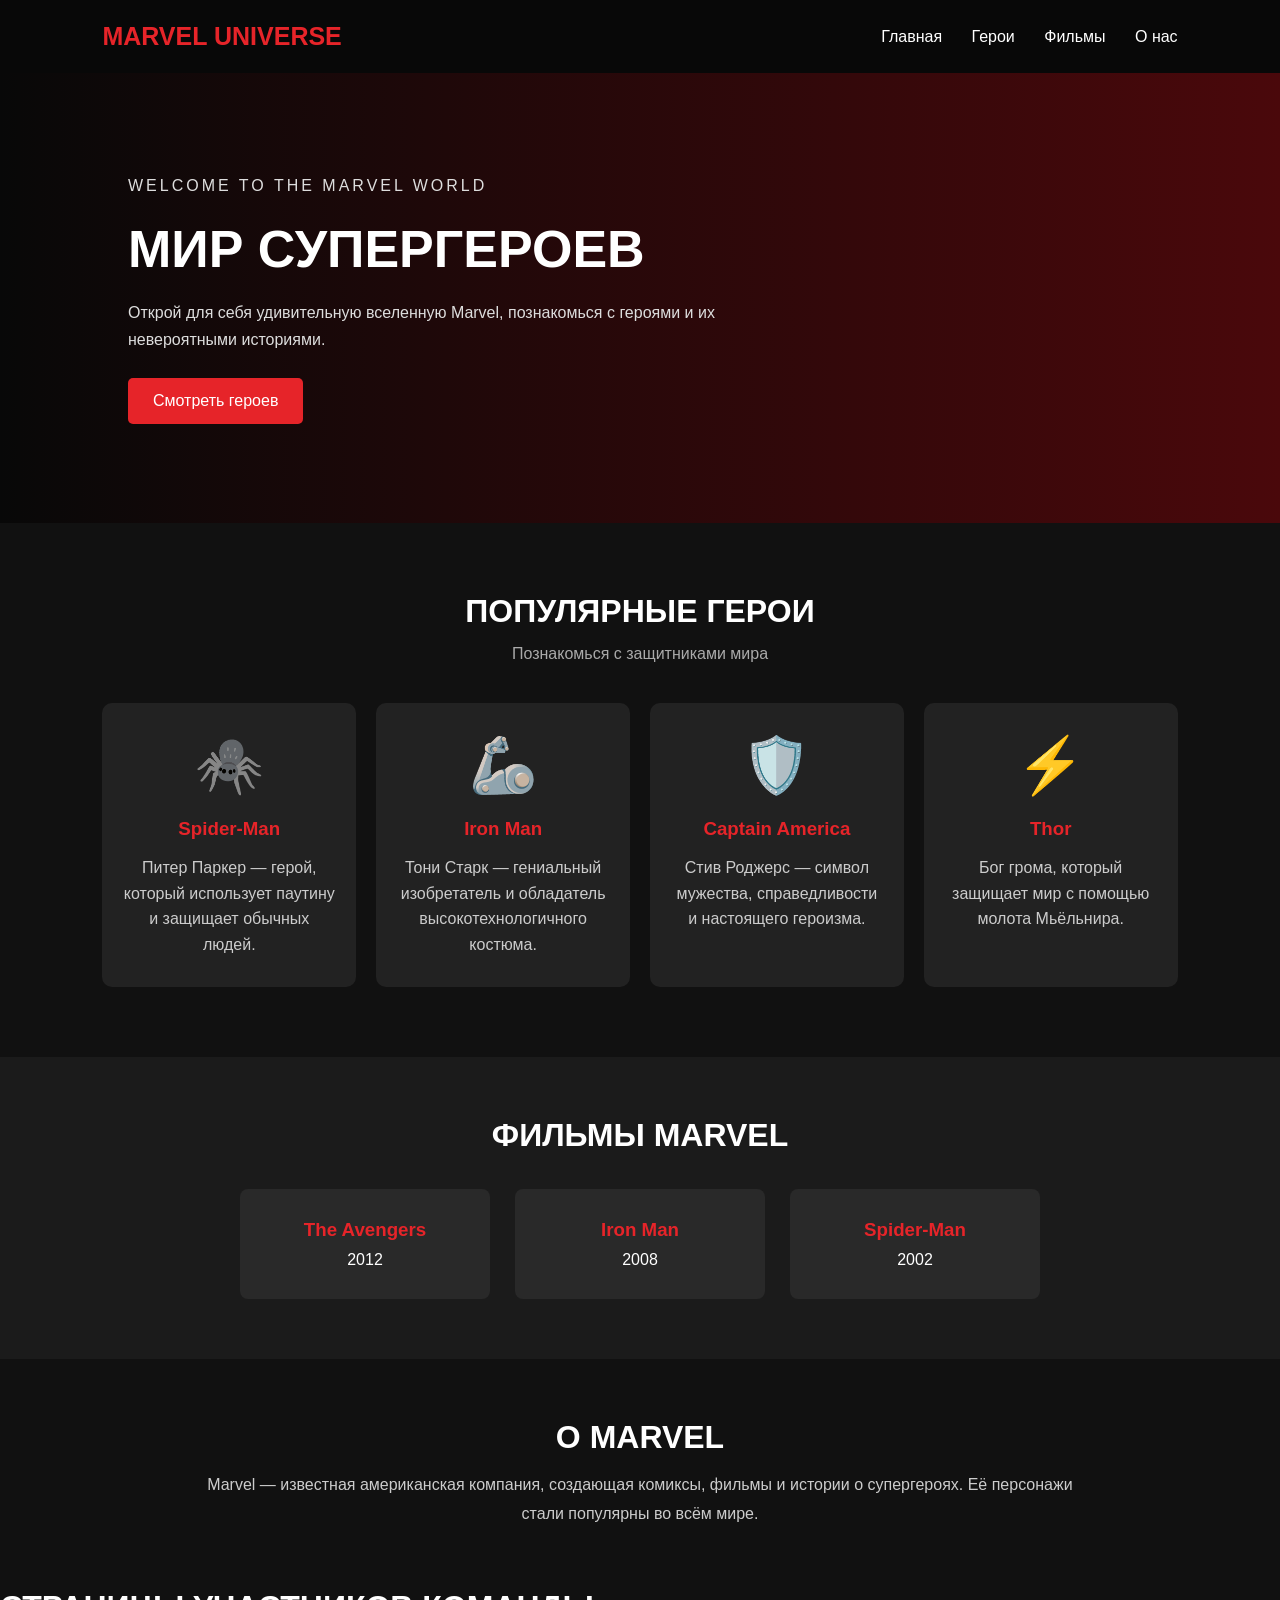
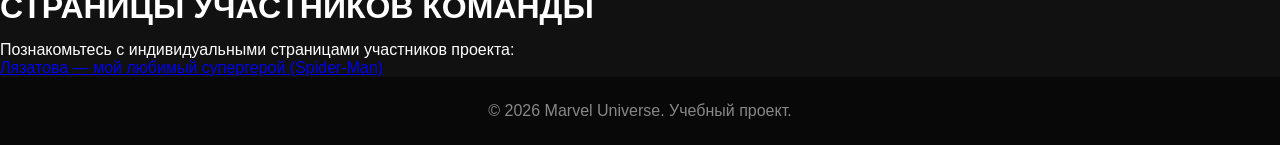
<file: index.html>
<!DOCTYPE html>
<html lang="ru">
<head>
    <meta charset="UTF-8">
    <meta name="viewport" content="width=device-width, initial-scale=1.0">
    <title>Marvel Universe</title>
    <link rel="stylesheet" href="style.css">
</head>
<body>

<header>
    <div class="logo">MARVEL UNIVERSE</div>

    <nav>
        <a href="#home">Главная</a>
        <a href="#heroes">Герои</a>
        <a href="#movies">Фильмы</a>
        <a href="#about">О нас</a>
    </nav>
</header>

<section class="hero" id="home">
    <div class="hero-content">
        <p class="subtitle">WELCOME TO THE MARVEL WORLD</p>
        <h1>МИР СУПЕРГЕРОЕВ</h1>
        <p>
            Открой для себя удивительную вселенную Marvel,
            познакомься с героями и их невероятными историями.
        </p>
        <a href="#heroes" class="button">Смотреть героев</a>
    </div>
</section>

<section class="heroes" id="heroes">
    <h2>ПОПУЛЯРНЫЕ ГЕРОИ</h2>
    <p class="description">Познакомься с защитниками мира</p>

    <div class="cards">

        <div class="card">
            <div class="emoji">🕷️</div>
            <h3>Spider-Man</h3>
            <p>Питер Паркер — герой, который использует паутину
            и защищает обычных людей.</p>
        </div>

        <div class="card">
            <div class="emoji">🦾</div>
            <h3>Iron Man</h3>
            <p>Тони Старк — гениальный изобретатель
            и обладатель высокотехнологичного костюма.</p>
        </div>

        <div class="card">
            <div class="emoji">🛡️</div>
            <h3>Captain America</h3>
            <p>Стив Роджерс — символ мужества,
            справедливости и настоящего героизма.</p>
        </div>

        <div class="card">
            <div class="emoji">⚡</div>
            <h3>Thor</h3>
            <p>Бог грома, который защищает мир
            с помощью молота Мьёльнира.</p>
        </div>

    </div>
</section>

<section class="movies" id="movies">
    <h2>ФИЛЬМЫ MARVEL</h2>

    <div class="movie-list">
        <div class="movie">
            <h3>The Avengers</h3>
            <p>2012</p>
        </div>

        <div class="movie">
            <h3>Iron Man</h3>
            <p>2008</p>
        </div>

        <div class="movie">
            <h3>Spider-Man</h3>
            <p>2002</p>
        </div>
    </div>
</section>

<section class="about" id="about">
    <h2>О MARVEL</h2>

    <p>
        Marvel — известная американская компания,
        создающая комиксы, фильмы и истории о супергероях.
        Её персонажи стали популярны во всём мире.
    </p>
</section>

<section class="team">
    <h2>СТРАНИЦЫ УЧАСТНИКОВ КОМАНДЫ</h2>

    <p>Познакомьтесь с индивидуальными страницами участников проекта:</p>

    <ul>
        <li>
            <a href="Lyazatova-favorite-hero.html">
                Лязатова — мой любимый супергерой (Spider-Man)
            </a>
        </li>
    </ul>
</section>

<footer>
    <p>© 2026 Marvel Universe. Учебный проект.</p>
</footer>

</body>
</html>
</file>
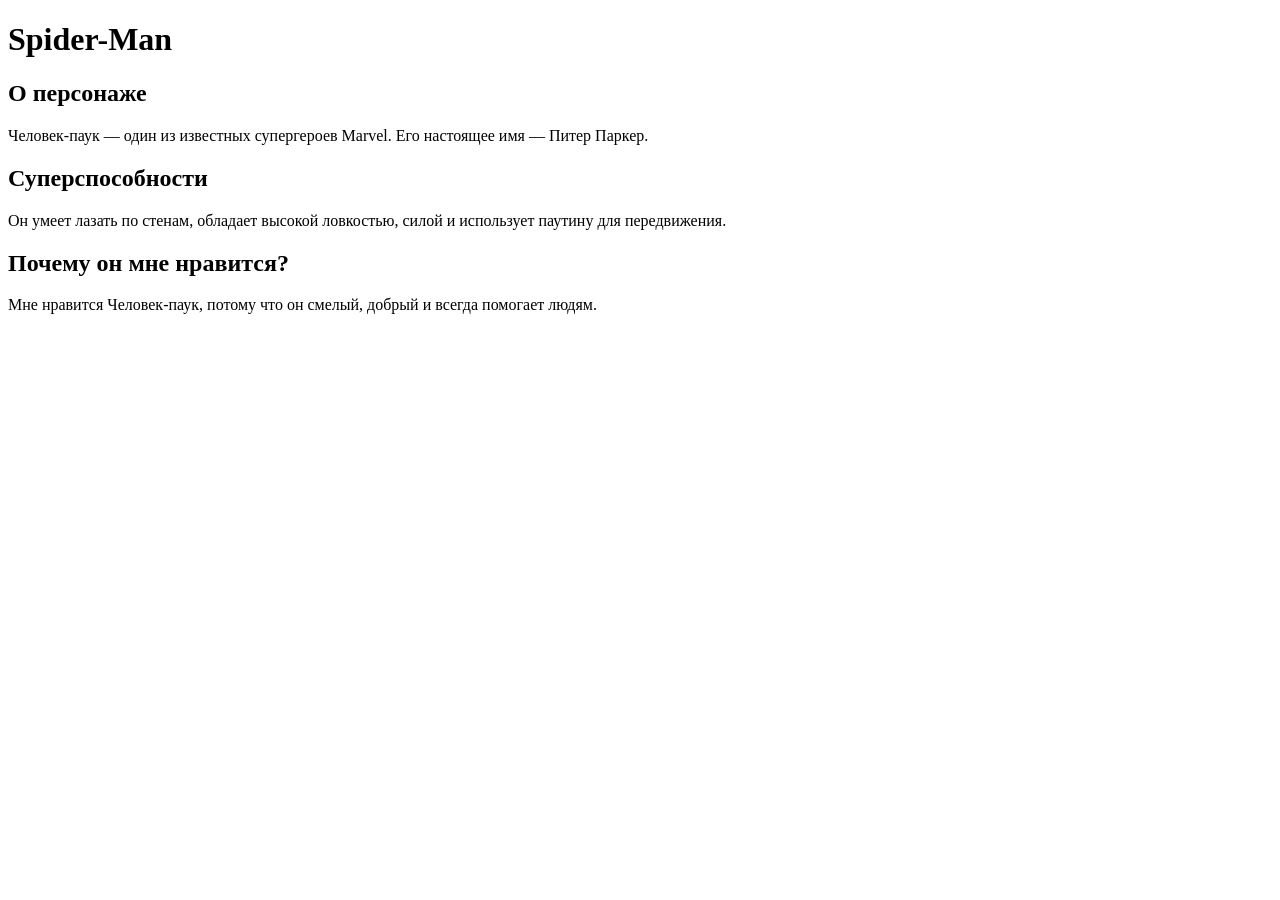
<file: Lyazatova-favorite-hero.html>
<!DOCTYPE html>
<html lang="ru">
<head>
    <meta charset="UTF-8">
    <meta name="viewport" content="width=device-width, initial-scale=1.0">
    <title>Мой любимый герой — Spider-Man</title>
</head>
<body>
    <h1>Spider-Man</h1>

    <h2>О персонаже</h2>
    <p>Человек-паук — один из известных супергероев Marvel. Его настоящее имя — Питер Паркер.</p>

    <h2>Суперспособности</h2>
    <p>Он умеет лазать по стенам, обладает высокой ловкостью, силой и использует паутину для передвижения.</p>

    <h2>Почему он мне нравится?</h2>
    <p>Мне нравится Человек-паук, потому что он смелый, добрый и всегда помогает людям.</p>
</body>
</html>
</file>
<file: style.css>
* {
    margin: 0;
    padding: 0;
    box-sizing: border-box;
}

html {
    scroll-behavior: smooth;
}

body {
    font-family: Arial, sans-serif;
    background-color: #111;
    color: white;
}

header {
    display: flex;
    justify-content: space-between;
    align-items: center;
    padding: 22px 8%;
    background-color: #080808;
}

.logo {
    color: #e62429;
    font-size: 25px;
    font-weight: bold;
}

nav a {
    color: white;
    text-decoration: none;
    margin-left: 25px;
    transition: 0.3s;
}

nav a:hover {
    color: #e62429;
}

.hero {
    min-height: 450px;
    background: linear-gradient(90deg, #080808, #4a080b);
    display: flex;
    align-items: center;
    padding: 60px 10%;
}

.hero-content {
    max-width: 600px;
}

.subtitle {
    color: #e62429;
    letter-spacing: 3px;
    margin-bottom: 20px;
}

.hero h1 {
    font-size: 52px;
    margin-bottom: 20px;
}

.hero-content p {
    line-height: 1.7;
    color: #ddd;
}

.button {
    display: inline-block;
    margin-top: 25px;
    padding: 14px 25px;
    background-color: #e62429;
    color: white;
    text-decoration: none;
    border-radius: 5px;
}

.button:hover {
    background-color: #a90f15;
}

.heroes {
    padding: 70px 8%;
    text-align: center;
}

h2 {
    font-size: 32px;
    margin-bottom: 15px;
}

.description {
    color: #aaa;
    margin-bottom: 40px;
}

.cards {
    display: grid;
    grid-template-columns: repeat(4, 1fr);
    gap: 20px;
}

.card {
    background-color: #222;
    padding: 30px 20px;
    border-radius: 10px;
    transition: 0.3s;
}

.card:hover {
    transform: translateY(-8px);
    background-color: #333;
}

.emoji {
    font-size: 55px;
    margin-bottom: 20px;
}

.card h3 {
    color: #e62429;
    margin-bottom: 15px;
}

.card p {
    color: #ccc;
    line-height: 1.6;
}

.movies {
    background-color: #1b1b1b;
    padding: 60px 8%;
    text-align: center;
}

.movie-list {
    display: flex;
    justify-content: center;
    gap: 25px;
    margin-top: 35px;
}

.movie {
    background-color: #292929;
    padding: 30px;
    width: 250px;
    border-radius: 8px;
}

.movie h3 {
    color: #e62429;
    margin-bottom: 10px;
}

.about {
    padding: 60px 15%;
    text-align: center;
}

.about p {
    color: #ccc;
    line-height: 1.8;
}

footer {
    padding: 25px;
    background-color: #080808;
    text-align: center;
    color: #888;
}

@media (max-width: 800px) {
    .cards {
        grid-template-columns: repeat(2, 1fr);
    }

    nav a {
        margin-left: 10px;
    }
}

@media (max-width: 500px) {
    header {
        flex-direction: column;
        gap: 20px;
    }

    nav {
        display: flex;
        flex-wrap: wrap;
        justify-content: center;
        gap: 12px;
    }

    nav a {
        margin: 0;
    }

    .hero h1 {
        font-size: 35px;
    }

    .cards {
        grid-template-columns: 1fr;
    }

    .movie-list {
        flex-direction: column;
        align-items: center;
    }
}
</file>
